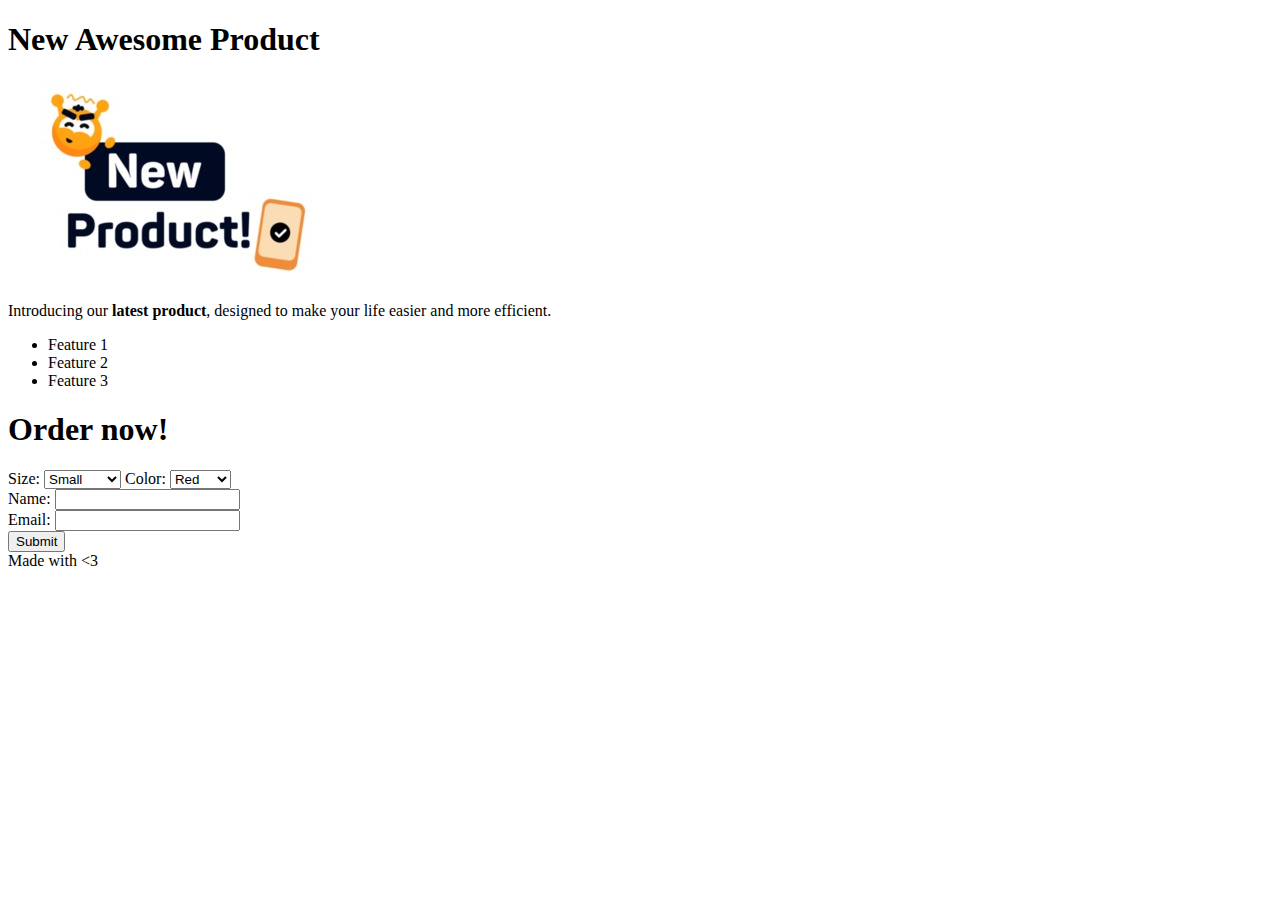
<file: tasks/1.0.basic-html-structure/index.html>
<!DOCTYPE html>
<html lang="en">
  <head>
    <meta charset="UTF-8" />
    <meta name="viewport" content="width=device-width, initial-scale=1.0" />
    <title>Document</title>
  </head>
  <body>
    <header>
      <h1>New Awesome Product</h1>
    </header>
    <main>
      <img src="./resources/images/product_img.jpg" alt="Product Image" />
      <p>
        Introducing our <b>latest product</b>, designed to make your life easier
        and more efficient.
      </p>
      <ul>
        <li>Feature 1</li>
        <li>Feature 2</li>
        <li>Feature 3</li>
      </ul>
      <form>
        <h1>Order now!</h1>
        <label for="size">Size:</label>
        <select name="size" id="size">
          <option value="small">Small</option>
          <option value="medium">Medium</option>
          <option value="large">Large</option>
          <option value="xlarge">X Large</option>
          <option value="2xlarge">2X Large</option>
        </select>
        <label for="color">Color:</label>
        <select name="color" id="color">
          <option value="red">Red</option>
          <option value="blue">Blue</option>
          <option value="green">Green</option>
          <option value="yellow">Yellow</option>
          <option value="black">Black</option>
          <option value="white">White</option>
        </select>

        <div>
          <label for="name">Name:</label>
          <input type="text" id="name" name="name" />
        </div>
        <div>
          <label for="name">Email:</label>
          <input type="text" id="email" name="email" />
        </div>
        <input type="button" value="Submit" />
      </form>
    </main>
    <footer>Made with &lt;3</footer>
  </body>
</html>
</file>
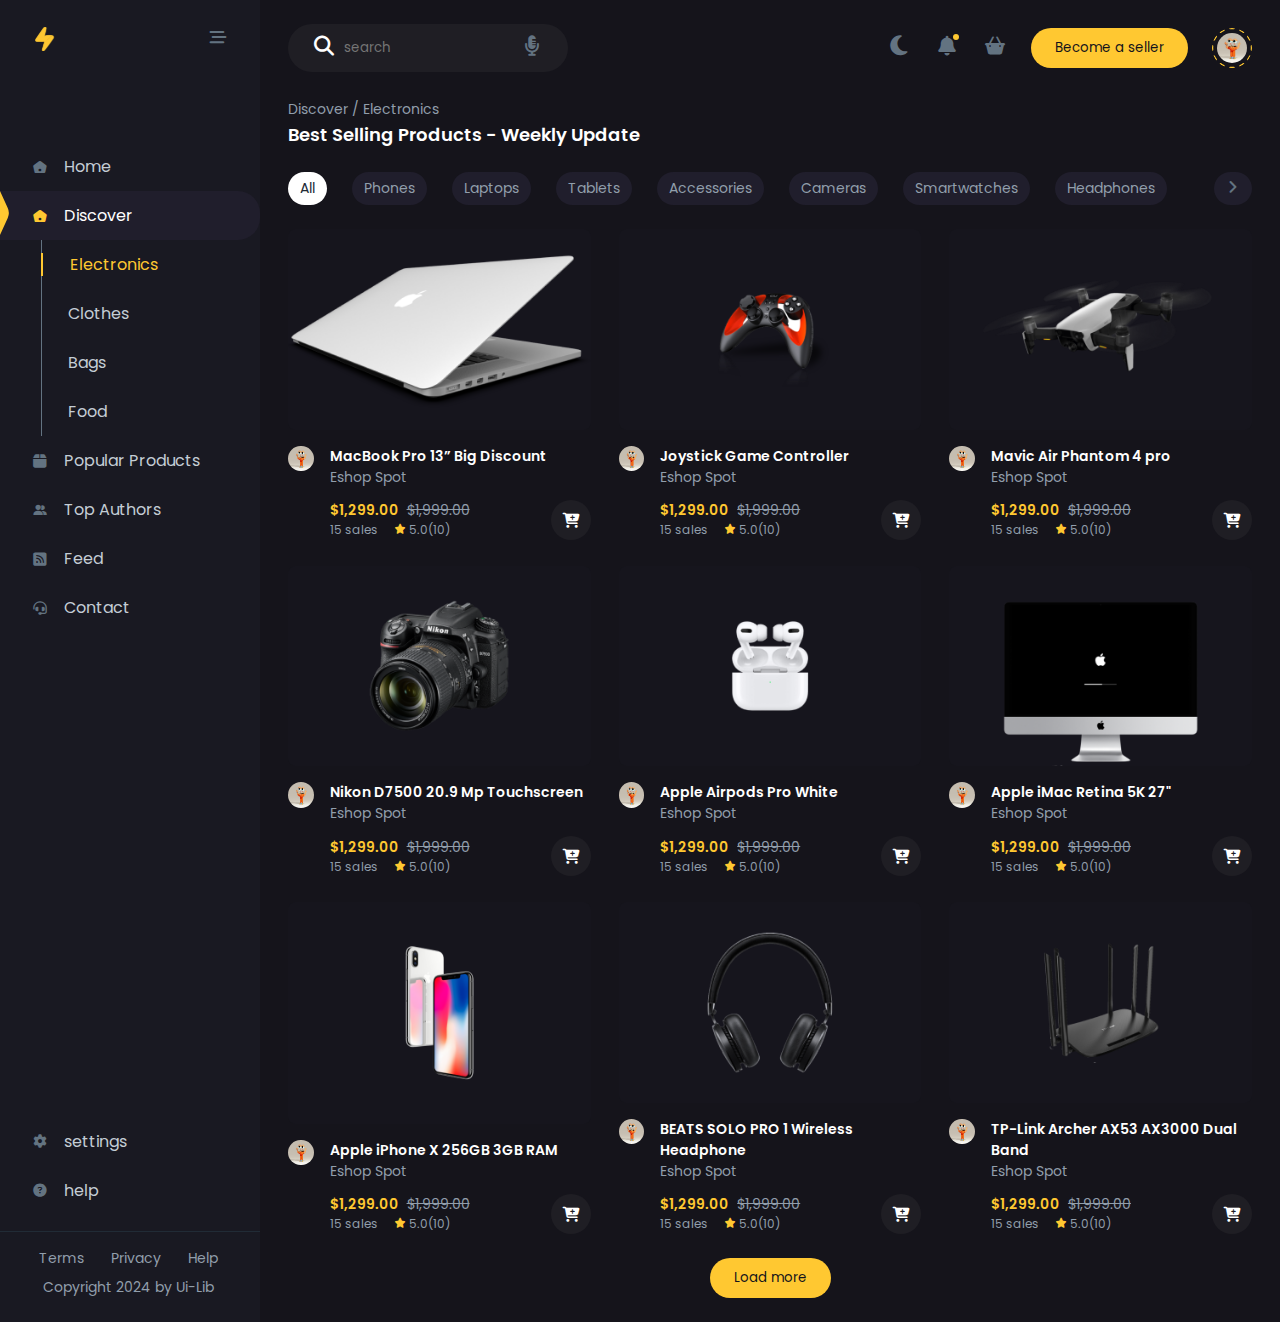
<file: tasks/3.ecommerce-product-page/index.html>
<!DOCTYPE html>
<html lang="en">
  <head>
    <meta charset="UTF-8" />
    <meta name="viewport" content="width=device-width, initial-scale=1.0" />
    <title>Ecommerce product page</title>
    <link
      rel="icon"
      href="resources/assets/logo-base.svg"
      type="image/svg+xml"
    />
    <link rel="stylesheet" href="./resources/style.css" />
  </head>
  <body class="product-page-body">
    <aside class="sidebar">
      <header class="sidebar__header">
        <img
          src="resources/assets/logo-base.svg"
          alt="logo"
          class="sidebar-logo"
        />
        <button class="btn btn--transparent sidebar__menu-btn">
          <i class="icon-bars"></i>
        </button>
      </header>

      <nav class="sidebar__nav">
        <ul class="sidebar__nav-list">
          <li class="sidebar__nav-item">
            <a href="#" class="sidebar__nav-item-content">
              <svg
                xmlns="http://www.w3.org/2000/svg"
                width="9"
                height="44"
                fill="none"
              >
                <path
                  fill="#FFC831"
                  d="M0 0v44l7.743-17.034a12 12 0 0 0 0-9.932L0 0Z"
                />
              </svg>
              <span class="sidebar__nav-link-text"
                ><i class="icon-house"></i>Home</span
              >
            </a>
          </li>
          <li class="sidebar__nav-item sidebar__nav-item--active">
            <a href="#" class="sidebar__nav-item-content">
              <svg
                xmlns="http://www.w3.org/2000/svg"
                width="9"
                height="44"
                fill="none"
              >
                <path
                  fill="#FFC831"
                  d="M0 0v44l7.743-17.034a12 12 0 0 0 0-9.932L0 0Z"
                />
              </svg>
              <span class="sidebar__nav-link-text"
                ><i class="icon-house"></i>Discover</span
              >
            </a>
            <ul class="sidebar__subnav">
              <li class="sidebar__nav-subitem sidebar__nav-subitem--active">
                <a href="#" class="text--gray-400">Electronics</a>
              </li>
              <li class="sidebar__nav-subitem">
                <a href="#" class="text--gray-400">Clothes</a>
              </li>
              <li class="sidebar__nav-subitem">
                <a href="#" class="text--gray-400">Bags</a>
              </li>
              <li class="sidebar__nav-subitem">
                <a href="#" class="text--gray-400">Food</a>
              </li>
            </ul>
          </li>
          <li class="sidebar__nav-item">
            <a href="#" class="sidebar__nav-item-content">
              <svg
                xmlns="http://www.w3.org/2000/svg"
                width="9"
                height="44"
                fill="none"
              >
                <path
                  fill="#FFC831"
                  d="M0 0v44l7.743-17.034a12 12 0 0 0 0-9.932L0 0Z"
                />
              </svg>
              <span class="sidebar__nav-link-text"
                ><i class="icon-box"></i>Popular Products</span
              >
            </a>
          </li>
          <li class="sidebar__nav-item">
            <a href="#" class="sidebar__nav-item-content">
              <svg
                xmlns="http://www.w3.org/2000/svg"
                width="9"
                height="44"
                fill="none"
              >
                <path
                  fill="#FFC831"
                  d="M0 0v44l7.743-17.034a12 12 0 0 0 0-9.932L0 0Z"
                />
              </svg>
              <span class="sidebar__nav-link-text"
                ><i class="icon-user-group"></i>Top Authors</span
              >
            </a>
          </li>
          <li class="sidebar__nav-item">
            <a href="#" class="sidebar__nav-item-content">
              <svg
                xmlns="http://www.w3.org/2000/svg"
                width="9"
                height="44"
                fill="none"
              >
                <path
                  fill="#FFC831"
                  d="M0 0v44l7.743-17.034a12 12 0 0 0 0-9.932L0 0Z"
                />
              </svg>
              <span class="sidebar__nav-link-text"
                ><i class="icon-feed-1"></i>Feed</span
              >
            </a>
          </li>
          <li class="sidebar__nav-item">
            <a href="#" class="sidebar__nav-item-content">
              <svg
                xmlns="http://www.w3.org/2000/svg"
                width="9"
                height="44"
                fill="none"
              >
                <path
                  fill="#FFC831"
                  d="M0 0v44l7.743-17.034a12 12 0 0 0 0-9.932L0 0Z"
                />
              </svg>
              <span href="#" class="sidebar__nav-link-text"
                ><i class="icon-headset"></i>Contact</span
              >
            </a>
          </li>
        </ul>
      </nav>

      <footer class="sidebar__footer">
        <ul>
          <li class="sidebar__nav-item-content">
            <a class="sidebar__nav-link" href="#"
              ><i class="icon-gear"></i>settings</a
            >
          </li>
          <li class="sidebar__nav-item-content">
            <a class="sidebar__nav-link" href="#"
              ><i class="icon-question"></i>help</a
            >
          </li>
        </ul>
        <div class="sidebar__footer-copyright-links">
          <ul class="links-list links-list--horizontal">
            <li class="links-list__item text--sm"><a href="#">Terms</a></li>
            <li class="links-list__item text--sm"><a href="#">Privacy</a></li>
            <li class="links-list__item text--sm"><a href="#">Help</a></li>
          </ul>
          <p class="text--gray-500 text--sm">Copyright 2024 by Ui-Lib</p>
        </div>
      </footer>
    </aside>
    <main class="main">
      <nav class="main__navbar">
        <label class="search-box" for="search">
          <button class="btn btn--transparent">
            <i class="icon-search"></i>
          </button>
          <input type="text" placeholder="search" id="search" />
          <button class="btn btn--transparent">
            <i class="icon-microphone"></i>
          </button>
        </label>

        <div class="main__navbar-links">
          <a href="#"><i class="icon-moon"></i></a>
          <a href="#" class="badge-container">
            <i class="icon-bell"></i>
            <span class="badge"></span>
          </a>
          <a href="#"><i class="icon-cart"></i></a>
          <button class="btn btn--primary btn--rounded-xl">
            Become a seller
          </button>

          <div class="profile-picture-container">
            <svg
              class="profile-picture-container__border"
              xmlns="http://www.w3.org/2000/svg"
              width="40"
              height="40"
              fill="none"
            >
              <path
                fill="#FFC831"
                fill-rule="evenodd"
                d="M39.861 22.366a20.158 20.158 0 0 0-.082-5.352 1.25 1.25 0 0 0-1.1 1.35 19.007 19.007 0 0 1 0 3.273 1.25 1.25 0 0 0 1.1 1.349c.03-.206.058-.412.082-.62Zm-1.237 4.94a1.25 1.25 0 0 0-1.626.62 18.732 18.732 0 0 1-1.637 2.829 1.25 1.25 0 0 0 .274 1.718 20.152 20.152 0 0 0 .75-1 19.977 19.977 0 0 0 2.239-4.167Zm-6.151 8.33a1.25 1.25 0 0 0-1.718-.275 18.732 18.732 0 0 1-2.83 1.637 1.25 1.25 0 0 0-.62 1.626 19.637 19.637 0 0 0 1.15-.494 19.975 19.975 0 0 0 4.018-2.495Zm-9.487 4.143a1.25 1.25 0 0 0-1.35-1.1 19.007 19.007 0 0 1-3.273 0 1.25 1.25 0 0 0-1.349 1.1A20.011 20.011 0 0 0 20 40a20.291 20.291 0 0 0 2.986-.221Zm-10.292-1.155a1.25 1.25 0 0 0-.62-1.626 18.732 18.732 0 0 1-2.829-1.637 1.25 1.25 0 0 0-1.718.274 20.175 20.175 0 0 0 1 .75 19.978 19.978 0 0 0 4.167 2.239Zm-8.33-6.151a1.25 1.25 0 0 0 .275-1.718 18.73 18.73 0 0 1-1.637-2.83 1.25 1.25 0 0 0-1.626-.62 19.775 19.775 0 0 0 .494 1.15 19.981 19.981 0 0 0 2.495 4.018ZM.222 22.986a1.25 1.25 0 0 0 1.1-1.35 19.011 19.011 0 0 1 0-3.273 1.25 1.25 0 0 0-1.1-1.349A19.993 19.993 0 0 0 0 20a20.26 20.26 0 0 0 .221 2.986Zm1.155-10.292a1.25 1.25 0 0 0 1.626-.62A18.73 18.73 0 0 1 4.64 9.246a1.25 1.25 0 0 0-.274-1.718 20.078 20.078 0 0 0-2.751 4.589c-.082.191-.161.384-.238.578Zm6.151-8.33a1.25 1.25 0 0 0 1.718.275 18.73 18.73 0 0 1 2.83-1.637 1.25 1.25 0 0 0 .62-1.626 19.775 19.775 0 0 0-1.15.494 19.976 19.976 0 0 0-4.018 2.495ZM17.014.222a1.25 1.25 0 0 0 1.35 1.1 19.011 19.011 0 0 1 3.273 0 1.25 1.25 0 0 0 1.349-1.1A19.993 19.993 0 0 0 20 0a20.26 20.26 0 0 0-2.986.221Zm10.292 1.155a1.25 1.25 0 0 0 .62 1.626 18.73 18.73 0 0 1 2.829 1.637 1.25 1.25 0 0 0 1.718-.274 20.055 20.055 0 0 0-5.167-2.989Zm8.33 6.151a1.25 1.25 0 0 0-.275 1.718c.624.89 1.173 1.836 1.637 2.83a1.25 1.25 0 0 0 1.626.62 19.637 19.637 0 0 0-.494-1.15 19.97 19.97 0 0 0-2.495-4.018Z"
                clip-rule="evenodd"
              />
            </svg>
            <img
              src="../3.ecommerce-product-page/resources/assets/images/profile-picture.jpg"
              alt="User profile picture"
            />
          </div>
        </div>
      </nav>
      <header class="main__header">
        <span class="text--gray-500 text--sm">
          <a href="#" class="text--gray-500">Discover</a> /
          <a href="#" class="text--gray-500">Electronics</a>
        </span>
        <h3 class="text--white text--semi-bold text--lg">
          Best Selling Products - Weekly Update
        </h3>
      </header>

      <div class="categories-container">
        <div class="categories">
          <a href="#" class="tag text--sm tag--white">All</a>
          <a href="#" class="tag text--sm">Phones</a>
          <a href="#" class="tag text--sm">Laptops</a>
          <a href="#" class="tag text--sm">Tablets</a>
          <a href="#" class="tag text--sm">Accessories</a>
          <a href="#" class="tag text--sm">Cameras</a>
          <a href="#" class="tag text--sm">Smartwatches</a>
          <a href="#" class="tag text--sm">Headphones</a>
        </div>
        <a href="#" class="tag text--sm"><i class="icon-right-solid"></i></a>
      </div>

      <section class="products">
        <div class="products__item">
          <img
            src="resources/assets/images/macbook.png"
            alt="Product 1"
            class="products__item-product-image"
          />
          <div class="products__item-details">
            <img
              class="products__item-seller-image"
              src="./resources/assets/images/profile-picture.jpg"
              alt="seller image"
            />

            <div class="products__item-text">
              <div>
                <h4 class="text--white text--semi-bold text--sm">
                  MacBook Pro 13” Big Discount
                </h4>
                <p class="text--gray-500 text--sm">Eshop Spot</p>
              </div>

              <div class="product__item-price-group">
                <div>
                  <p class="text--white text--sm products__item-price">
                    <span
                      class="text--gray-500 text--sm text--primary text--semi-bold"
                      >$1,299.00</span
                    >
                    <span class="text--gray-500 text--sm text--crossed"
                      >$1,999.00</span
                    >
                  </p>
                  <p class="text--gray-500 text--xs products__item-rating">
                    <span>15 sales</span>
                    <span>
                      <i class="icon-star icon-start--primary"></i>
                      5.0(10)
                    </span>
                  </p>
                </div>

                <button class="btn btn--transparent product__item-add-to-cart">
                  <i class="icon-cart-plus-solid"></i>
                </button>
              </div>
            </div>
          </div>
        </div>
        <div class="products__item">
          <img
            src="resources/assets/images/product-2.png"
            alt="Product 2"
            class="products__item-product-image"
          />
          <div class="products__item-details">
            <img
              class="products__item-seller-image"
              src="./resources/assets/images/profile-picture.jpg"
              alt="seller image"
            />

            <div class="products__item-text">
              <div>
                <h4 class="text--white text--semi-bold text--sm">
                  Joystick Game Controller
                </h4>
                <p class="text--gray-500 text--sm">Eshop Spot</p>
              </div>

              <div class="product__item-price-group">
                <div>
                  <p class="text--white text--sm products__item-price">
                    <span
                      class="text--gray-500 text--sm text--primary text--semi-bold"
                      >$1,299.00</span
                    >
                    <span class="text--gray-500 text--sm text--crossed"
                      >$1,999.00</span
                    >
                  </p>
                  <p class="text--gray-500 text--xs products__item-rating">
                    <span>15 sales</span>
                    <span>
                      <i class="icon-star icon-start--primary"></i>
                      5.0(10)
                    </span>
                  </p>
                </div>

                <button class="btn btn--transparent product__item-add-to-cart">
                  <i class="icon-cart-plus-solid"></i>
                </button>
              </div>
            </div>
          </div>
        </div>
        <div class="products__item">
          <img
            src="resources/assets/images/product-3.png"
            alt="Product 3"
            class="products__item-product-image"
          />
          <div class="products__item-details">
            <img
              class="products__item-seller-image"
              src="./resources/assets/images/profile-picture.jpg"
              alt="seller image"
            />

            <div class="products__item-text">
              <div>
                <h4 class="text--white text--semi-bold text--sm">
                  Mavic Air Phantom 4 pro
                </h4>
                <p class="text--gray-500 text--sm">Eshop Spot</p>
              </div>

              <div class="product__item-price-group">
                <div>
                  <p class="text--white text--sm products__item-price">
                    <span
                      class="text--gray-500 text--sm text--primary text--semi-bold"
                      >$1,299.00</span
                    >
                    <span class="text--gray-500 text--sm text--crossed"
                      >$1,999.00</span
                    >
                  </p>
                  <p class="text--gray-500 text--xs products__item-rating">
                    <span>15 sales</span>
                    <span>
                      <i class="icon-star icon-start--primary"></i>
                      5.0(10)
                    </span>
                  </p>
                </div>

                <button class="btn btn--transparent product__item-add-to-cart">
                  <i class="icon-cart-plus-solid"></i>
                </button>
              </div>
            </div>
          </div>
        </div>
        <div class="products__item">
          <img
            src="resources/assets/images/product-4.png"
            alt="Product 1"
            class="products__item-product-image"
          />
          <div class="products__item-details">
            <img
              class="products__item-seller-image"
              src="./resources/assets/images/profile-picture.jpg"
              alt="seller image"
            />

            <div class="products__item-text">
              <div>
                <h4 class="text--white text--semi-bold text--sm">
                  Nikon D7500 20.9 Mp Touchscreen
                </h4>
                <p class="text--gray-500 text--sm">Eshop Spot</p>
              </div>

              <div class="product__item-price-group">
                <div>
                  <p class="text--white text--sm products__item-price">
                    <span
                      class="text--gray-500 text--sm text--primary text--semi-bold"
                      >$1,299.00</span
                    >
                    <span class="text--gray-500 text--sm text--crossed"
                      >$1,999.00</span
                    >
                  </p>
                  <p class="text--gray-500 text--xs products__item-rating">
                    <span>15 sales</span>
                    <span>
                      <i class="icon-star icon-start--primary"></i>
                      5.0(10)
                    </span>
                  </p>
                </div>

                <button class="btn btn--transparent product__item-add-to-cart">
                  <i class="icon-cart-plus-solid"></i>
                </button>
              </div>
            </div>
          </div>
        </div>
        <div class="products__item">
          <img
            src="resources/assets/images/product-5.png"
            alt="Product 1"
            class="products__item-product-image"
          />
          <div class="products__item-details">
            <img
              class="products__item-seller-image"
              src="./resources/assets/images/profile-picture.jpg"
              alt="seller image"
            />

            <div class="products__item-text">
              <div>
                <h4 class="text--white text--semi-bold text--sm">
                  Apple Airpods Pro White
                </h4>
                <p class="text--gray-500 text--sm">Eshop Spot</p>
              </div>

              <div class="product__item-price-group">
                <div>
                  <p class="text--white text--sm products__item-price">
                    <span
                      class="text--gray-500 text--sm text--primary text--semi-bold"
                      >$1,299.00</span
                    >
                    <span class="text--gray-500 text--sm text--crossed"
                      >$1,999.00</span
                    >
                  </p>
                  <p class="text--gray-500 text--xs products__item-rating">
                    <span>15 sales</span>
                    <span>
                      <i class="icon-star icon-start--primary"></i>
                      5.0(10)
                    </span>
                  </p>
                </div>

                <button class="btn btn--transparent product__item-add-to-cart">
                  <i class="icon-cart-plus-solid"></i>
                </button>
              </div>
            </div>
          </div>
        </div>
        <div class="products__item">
          <img
            src="resources/assets/images/product-6.png"
            alt="Product 1"
            class="products__item-product-image"
          />
          <div class="products__item-details">
            <img
              class="products__item-seller-image"
              src="./resources/assets/images/profile-picture.jpg"
              alt="seller image"
            />

            <div class="products__item-text">
              <div>
                <h4 class="text--white text--semi-bold text--sm">
                  Apple iMac Retina 5K 27"
                </h4>
                <p class="text--gray-500 text--sm">Eshop Spot</p>
              </div>

              <div class="product__item-price-group">
                <div>
                  <p class="text--white text--sm products__item-price">
                    <span
                      class="text--gray-500 text--sm text--primary text--semi-bold"
                      >$1,299.00</span
                    >
                    <span class="text--gray-500 text--sm text--crossed"
                      >$1,999.00</span
                    >
                  </p>
                  <p class="text--gray-500 text--xs products__item-rating">
                    <span>15 sales</span>
                    <span>
                      <i class="icon-star icon-start--primary"></i>
                      5.0(10)
                    </span>
                  </p>
                </div>

                <button class="btn btn--transparent product__item-add-to-cart">
                  <i class="icon-cart-plus-solid"></i>
                </button>
              </div>
            </div>
          </div>
        </div>
        <div class="products__item">
          <img
            src="resources/assets/images/product-7.png"
            alt="Product 1"
            class="products__item-product-image"
          />
          <div class="products__item-details">
            <img
              class="products__item-seller-image"
              src="./resources/assets/images/profile-picture.jpg"
              alt="seller image"
            />

            <div class="products__item-text">
              <div>
                <h4 class="text--white text--semi-bold text--sm">
                  Apple iPhone X 256GB 3GB RAM
                </h4>
                <p class="text--gray-500 text--sm">Eshop Spot</p>
              </div>

              <div class="product__item-price-group">
                <div>
                  <p class="text--white text--sm products__item-price">
                    <span
                      class="text--gray-500 text--sm text--primary text--semi-bold"
                      >$1,299.00</span
                    >
                    <span class="text--gray-500 text--sm text--crossed"
                      >$1,999.00</span
                    >
                  </p>
                  <p class="text--gray-500 text--xs products__item-rating">
                    <span>15 sales</span>
                    <span>
                      <i class="icon-star icon-start--primary"></i>
                      5.0(10)
                    </span>
                  </p>
                </div>

                <button class="btn btn--transparent product__item-add-to-cart">
                  <i class="icon-cart-plus-solid"></i>
                </button>
              </div>
            </div>
          </div>
        </div>
        <div class="products__item">
          <img
            src="resources/assets/images/product-8.png"
            alt="Product 1"
            class="products__item-product-image"
          />
          <div class="products__item-details">
            <img
              class="products__item-seller-image"
              src="./resources/assets/images/profile-picture.jpg"
              alt="seller image"
            />

            <div class="products__item-text">
              <div>
                <h4 class="text--white text--semi-bold text--sm">
                  BEATS SOLO PRO 1 Wireless Headphone
                </h4>
                <p class="text--gray-500 text--sm">Eshop Spot</p>
              </div>

              <div class="product__item-price-group">
                <div>
                  <p class="text--white text--sm products__item-price">
                    <span
                      class="text--gray-500 text--sm text--primary text--semi-bold"
                      >$1,299.00</span
                    >
                    <span class="text--gray-500 text--sm text--crossed"
                      >$1,999.00</span
                    >
                  </p>
                  <p class="text--gray-500 text--xs products__item-rating">
                    <span>15 sales</span>
                    <span>
                      <i class="icon-star icon-start--primary"></i>
                      5.0(10)
                    </span>
                  </p>
                </div>

                <button class="btn btn--transparent product__item-add-to-cart">
                  <i class="icon-cart-plus-solid"></i>
                </button>
              </div>
            </div>
          </div>
        </div>
        <div class="products__item">
          <img
            src="resources/assets/images/product-9.png"
            alt="Product 1"
            class="products__item-product-image"
          />
          <div class="products__item-details">
            <img
              class="products__item-seller-image"
              src="./resources/assets/images/profile-picture.jpg"
              alt="seller image"
            />

            <div class="products__item-text">
              <div>
                <h4 class="text--white text--semi-bold text--sm">
                  TP-Link Archer AX53 AX3000 Dual Band
                </h4>
                <p class="text--gray-500 text--sm">Eshop Spot</p>
              </div>

              <div class="product__item-price-group">
                <div>
                  <p class="text--white text--sm products__item-price">
                    <span
                      class="text--gray-500 text--sm text--primary text--semi-bold"
                      >$1,299.00</span
                    >
                    <span class="text--gray-500 text--sm text--crossed"
                      >$1,999.00</span
                    >
                  </p>
                  <p class="text--gray-500 text--xs products__item-rating">
                    <span>15 sales</span>
                    <span>
                      <i class="icon-star icon-start--primary"></i>
                      5.0(10)
                    </span>
                  </p>
                </div>

                <button class="btn btn--transparent product__item-add-to-cart">
                  <i class="icon-cart-plus-solid"></i>
                </button>
              </div>
            </div>
          </div>
        </div>
      </section>
      <div class="wrapper wrapper--center-content">
        <button class="btn btn--primary btn--rounded-xl">Load more</button>
      </div>
    </main>
  </body>
</html>
</file>
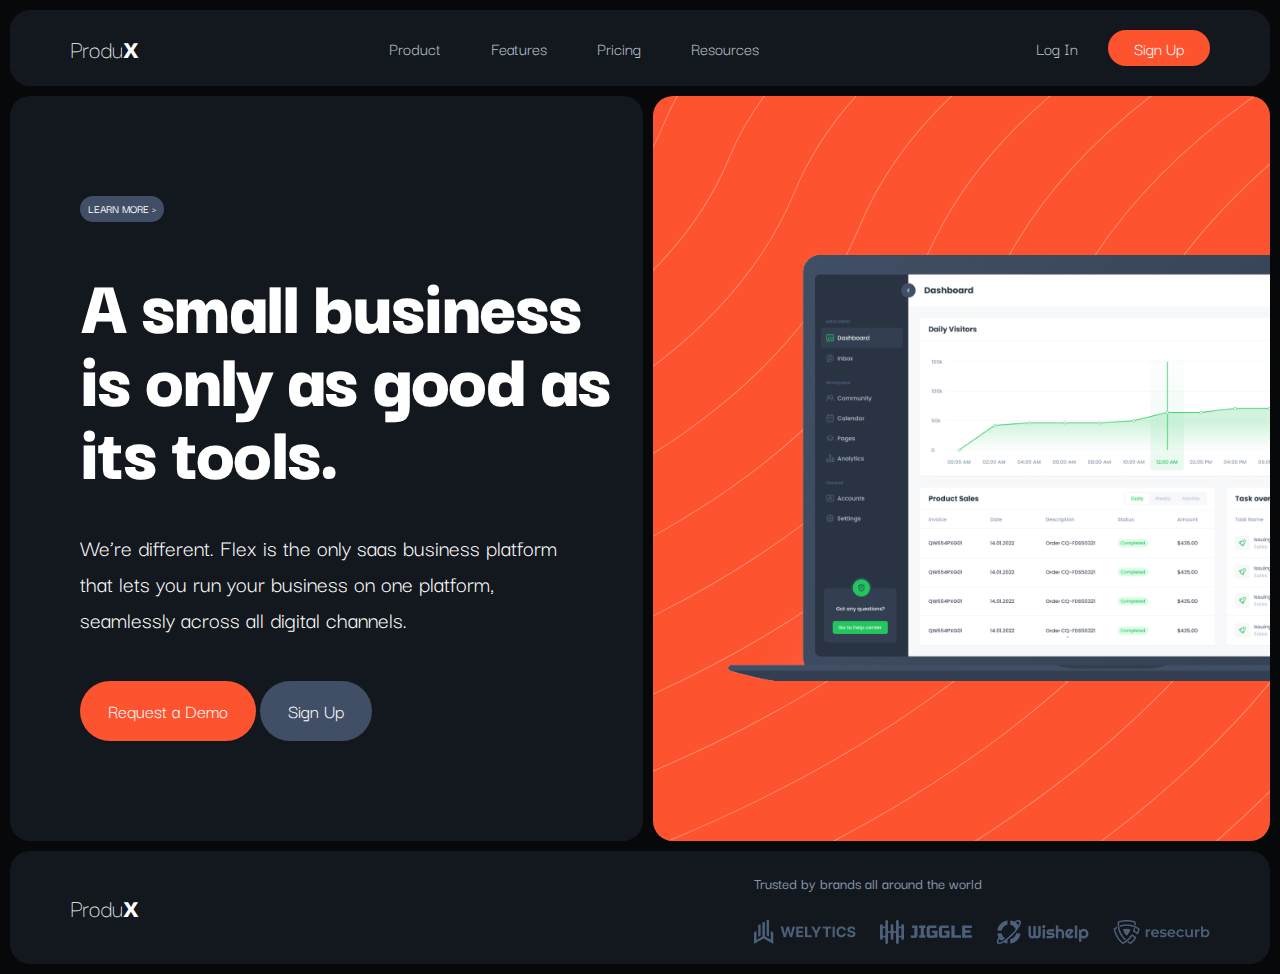
<file: tasks/2.page-layouts/2.1.page-layout-using-flex/index.html>
<!DOCTYPE html>
<html lang="en">
  <head>
    <meta charset="UTF-8" />
    <meta name="viewport" content="width=device-width, initial-scale=1.0" />
    <title>Flex layout</title>
    <link rel="stylesheet" href="style.css" />
    <link rel="preconnect" href="https://fonts.googleapis.com" />
    <link rel="preconnect" href="https://fonts.gstatic.com" crossorigin />
    <link
      href="https://fonts.googleapis.com/css2?family=Darker+Grotesque:wght@300..900&display=swap"
      rel="stylesheet"
    />
  </head>
  <body>
    <header class="header">
      <nav class="navbar">
        <h1 class="navbar__item logo">Produ<b>X</b></h1>
        <ul class="navbar__item navbar__links link-group">
          <li class="link-group__item"><a href="#">Product</a></li>
          <li class="link-group__item"><a href="#">Features</a></li>
          <li class="link-group__item"><a href="#">Pricing</a></li>
          <li class="link-group__item"><a href="#">Resources</a></li>
        </ul>
        <div class="navbar__item flex">
          <button class="button button--transparent">Log In</button>
          <button class="button button--primary">Sign Up</button>
        </div>
      </nav>
    </header>
    <main class="hero">
      <section class="hero__text">
        <button class="button button--small button--secondary">
          LEARN MORE >
        </button>
        <h1 class="hero__title text--white">
          A small business is only as good as its tools.
        </h1>
        <p class="text--white text--normal">
          We’re different. Flex is the only saas business platform that lets you
          run your business on one platform, seamlessly across all digital
          channels.
        </p>

        <div>
          <button class="button button--primary button--large">
            Request a Demo
          </button>
          <button class="button button--secondary button--large">
            Sign Up
          </button>
        </div>
      </section>

      <section class="hero__image">
        <img
          src="./resources/images/laptop-illustration.png"
          alt="Laptop Illustration"
        />
      </section>
    </main>
    <footer class="footer">
      <h1 class="logo">Produ<b>X</b></h1>
      <div class="footer__logo-container">
        <p class="text--small text--gray">
          Trusted by brands all around the world
        </p>
        <div class="footer__logos">
          <img src="./resources/images/logo-1.png" alt="Logo 1" />
          <img src="./resources/images/logo-2.png" alt="Logo 2" />
          <img src="./resources/images/logo-3.png" alt="Logo 3" />
          <img src="./resources/images/logo-4.png" alt="Logo 4" />
        </div>
      </div>
    </footer>
  </body>
</html>
</file>
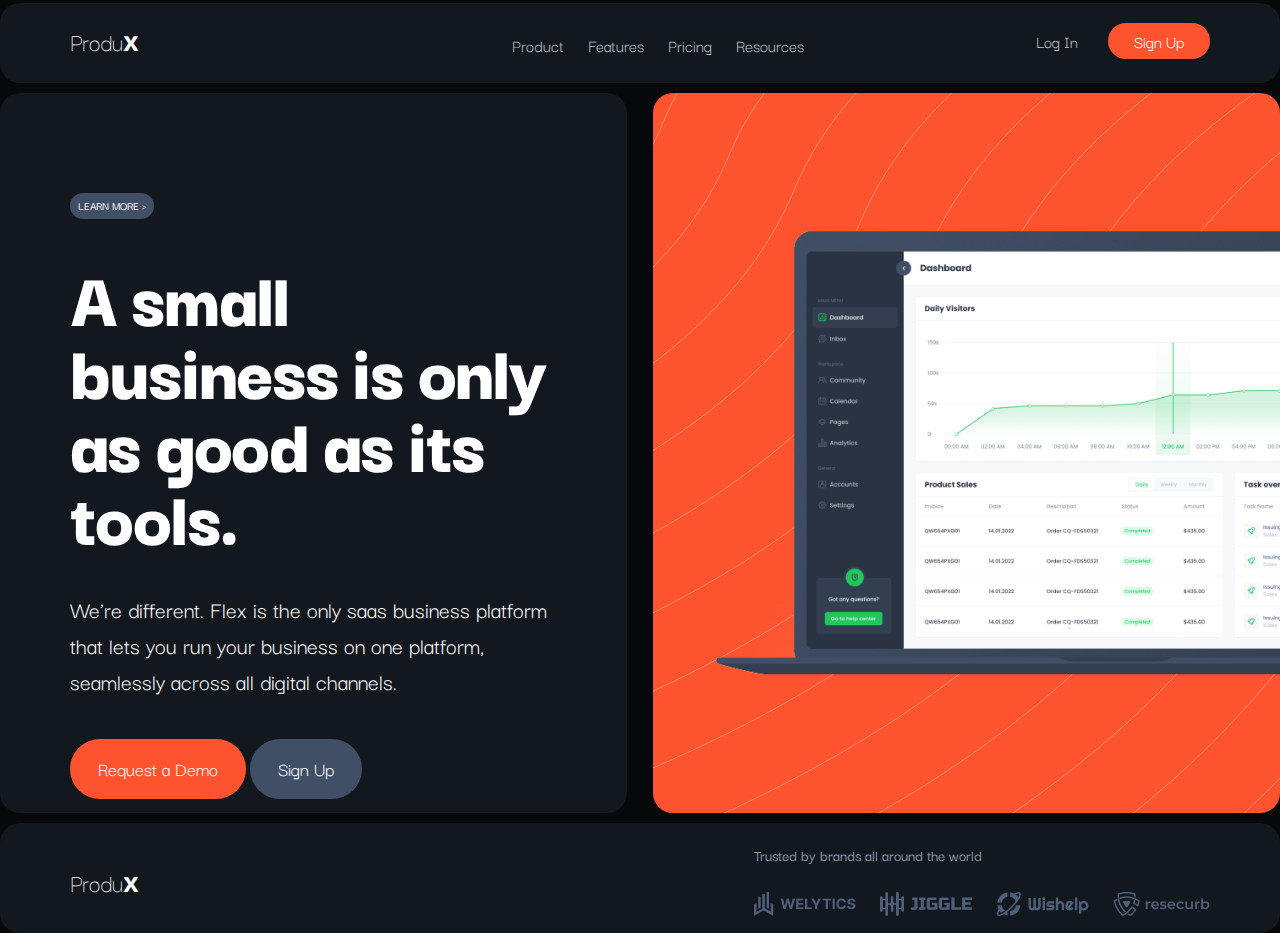
<file: tasks/2.page-layouts/2.2.page-layout-using-positioning/index.html>
<!DOCTYPE html>
<html lang="en">
  <head>
    <meta charset="UTF-8" />
    <meta name="viewport" content="width=device-width, initial-scale=1.0" />
    <title>Flex layout</title>
    <link rel="stylesheet" href="style.css" />
    <link rel="preconnect" href="https://fonts.googleapis.com" />
    <link rel="preconnect" href="https://fonts.gstatic.com" crossorigin />
    <link
      href="https://fonts.googleapis.com/css2?family=Darker+Grotesque:wght@300..900&display=swap"
      rel="stylesheet"
    />
  </head>
  <body>
    <div class="all-content-container">
      <header class="header">
        <nav class="navbar">
          <h1 class="navbar__item navbar__item--start logo">Produ<b>X</b></h1>
          <ul
            class="navbar__item navbar__item--center navbar__links link-group"
          >
            <li class="link-group__item"><a href="#">Product</a></li>
            <li class="link-group__item"><a href="#">Features</a></li>
            <li class="link-group__item"><a href="#">Pricing</a></li>
            <li class="link-group__item"><a href="#">Resources</a></li>
          </ul>
          <div class="navbar__item navbar__item--end flex">
            <button class="button button--transparent">Log In</button>
            <button class="button button--primary">Sign Up</button>
          </div>
        </nav>
      </header>
      <main class="hero">
        <section class="hero__text">
          <button
            class="hero__text-item button button--small button--secondary"
          >
            LEARN MORE >
          </button>
          <h1 class="hero__text-item hero__title text--white">
            A small business is only as good as its tools.
          </h1>
          <p class="hero__text-item text--white text--normal">
            We’re different. Flex is the only saas business platform that lets
            you run your business on one platform, seamlessly across all digital
            channels.
          </p>
          <div class="hero__text-item">
            <button class="button button--primary button--large">
              Request a Demo
            </button>
            <button class="button button--secondary button--large">
              Sign Up
            </button>
          </div>
        </section>
        <section class="hero__image">
          <img
            src="./resources/images/laptop-illustration.png"
            alt="Laptop Illustration"
          />
        </section>
      </main>
      <footer class="footer">
        <h1 class="logo footer__item">Produ<b>X</b></h1>
        <div class="footer__logos-container footer__item">
          <p class="text--small text--gray">
            Trusted by brands all around the world
          </p>
          <div class="footer__logos">
            <img src="./resources/images/logo-1.png" alt="Logo 1" />
            <img src="./resources/images/logo-2.png" alt="Logo 2" />
            <img src="./resources/images/logo-3.png" alt="Logo 3" />
            <img src="./resources/images/logo-4.png" alt="Logo 4" />
          </div>
        </div>
      </footer>
    </div>
  </body>
</html>
</file>
<file: tasks/3.ecommerce-product-page/resources/style.css>
@import url("https://fonts.googleapis.com/css2?family=Poppins:ital,wght@0,100;0,200;0,300;0,400;0,500;0,600;0,700;0,800;0,900;1,100;1,200;1,300;1,400;1,500;1,600;1,700;1,800;1,900&display=swap");
/* --------------------------- Icons Styles start ---------------------------- */
@font-face {
  font-family: "icomoon";
  src: url("./assets/fonts/icomoon.ttf?wans9v") format("truetype"),
    url("./assets/fonts/icomoon.woff?wans9v") format("woff"),
    url("./assets/fonts/icomoon.svg?wans9v#icomoon") format("svg");
  font-weight: normal;
  font-style: normal;
  font-display: block;
}

i {
  /* use !important to prevent issues with browser extensions that change fonts */
  font-family: "icomoon" !important;
  speak: never;
  font-style: normal;
  font-weight: normal;
  font-variant: normal;
  text-transform: none;
  line-height: 1;

  /* Better Font Rendering =========== */
  -webkit-font-smoothing: antialiased;
  -moz-osx-font-smoothing: grayscale;
}

[class^="icon-"] {
  --icon-color: #637381;
}
.icon-bars:before {
  content: "\e900";
  color: var(--icon-color);
}
.icon-bell:before {
  content: "\e901";
  color: var(--icon-color);
}
.icon-box:before {
  content: "\e902";
  color: var(--icon-color);
}
.icon-cart:before {
  content: "\e903";
  color: var(--icon-color);
}
.icon-cart-plus-solid:before {
  content: "\e90d";
  color: var(--icon-color);
}
.icon-compass:before {
  content: "\e904";
  color: var(--icon-color);
}
.icon-dot-active {
  --icon-color: #ffc831;
}
.icon-dot-active:before {
  content: "\e905";
  color: var(--icon-color);
}
.icon-dot-deactive:before {
  content: "\e906";
  color: var(--icon-color);
}
.icon-down:before {
  content: "\e907";
  color: var(--icon-color);
}
.icon-feed-1:before {
  content: "\e908";
  color: var(--icon-color);
}
.icon-gear:before {
  content: "\e909";
  color: var(--icon-color);
}
.icon-headset:before {
  content: "\e90a";
  color: var(--icon-color);
}
.icon-house:before {
  content: "\e90b";
  color: var(--icon-color);
}
.icon-layer-plus:before {
  content: "\e90c";
  color: var(--icon-color);
}
.icon-microphone:before {
  content: "\e90e";
  color: var(--icon-color);
}
.icon-moon:before {
  content: "\e90f";
  color: var(--icon-color);
}
.icon-more:before {
  content: "\e910";
  color: var(--icon-color);
}
.icon-question:before {
  content: "\e911";
  color: var(--icon-color);
}
.icon-right:before {
  content: "\e912";
  color: var(--icon-color);
}
.icon-right-solid:before {
  content: "\e913";
  color: var(--icon-color);
}
.icon-search:before {
  content: "\e914";
  color: var(--icon-color);
}
.icon-star:before {
  content: "\e915";
  color: var(--icon-color);
}
.icon-user-group:before {
  content: "\e916";
  color: var(--icon-color);
}

/* --------------------------- Icons Styles end ---------------------------- */

.icon-start--primary {
  --icon-color: var(--primary);
}

/* CSS Reset */
* {
  margin: 0;
  padding: 0;
  box-sizing: border-box;
  font-family: "Poppins", sans-serif;
}

a {
  text-decoration: none;
}

/* CSS Variables */
:root {
  --common-black-01: #15141b;
  --common-black-02: #1f1e24;
  --common-black-03: #191922;
  --common-black-04: #201e2c;
  --common-black-05: #1919225c;
  --gray-100: #f3f5f7;
  --gray-400: #c4cdd5;
  --gray-500: #919eab;
  --gray-600: #637381;
  --gray-800: #212b36;
  --primary: #ffc831;
}

/* -------------------------- Text formatting START ------------------------- */

/* ------------ Text Colors -------------- */
.text--gray-500 {
  color: #919eab;
}

.text--gray-400 {
  color: #c4cdd5;
}

.text--white {
  color: white;
}

.text--primary {
  color: var(--primary);
}
/* ------------ Font Weights -------------- */
.text--light {
  font-weight: 300;
}

.text--regular {
  font-weight: 400;
}

.text--semi-bold {
  font-weight: 600;
}

.text--bold {
  font-weight: 700;
}

/* ------------ Font Sizes -------------- */

.text--xs {
  font-size: 12px;
}

.text--sm {
  font-size: 14px;
}

.text--base {
  font-size: 16px;
}

.text--lg {
  font-size: 18px;
}

.text--crossed {
  text-decoration: line-through;
}
/* -------------------------- Text formatting END ------------------------- */

/* -------------------------- Components START ---------------------------- */

/* Buttons */
.btn {
  cursor: pointer;
  border: none;
}

.btn--transparent {
  background: none;
  border: none;
}

.btn--primary {
  background-color: var(--primary);
  color: var(--common-black-01);
  padding: 10px 24px;
}

.btn--rounded-xl {
  border-radius: 100px;
}

/* Search Box */
.search-box {
  display: flex;
  align-items: center;
  padding: 10px 24px;
  width: 280px;
  border-radius: 200px;
  background-color: var(--common-black-02);
  gap: 8px;

  & [class^="icon-"] {
    font-size: 24px;
  }

  & .icon-search {
    --icon-color: white;
  }

  & input {
    background-color: transparent;
    border: none;
    height: 100%;
    width: 100%;
    color: white;

    &:focus {
      outline: none;
    }
  }
}

.profile-picture-container {
  position: relative;
  width: 40px;
  height: 40px;
  padding: 5px;
  border-radius: 50%;

  & img {
    width: 30px;
    height: 30px;
    object-fit: cover;
    border-radius: 50%;
  }
}

.categories-container {
  width: 100%;
  display: flex;
  justify-content: space-between;
  gap: 25px;
}

.categories {
  overflow-x: auto;
  width: 100%;
  display: flex;
  gap: 25px;
}

.tag {
  padding: 6px 12px;
  border-radius: 100px;
  background-color: var(--common-black-04);
  color: var(--gray-500);
}

.tag--white {
  background-color: white;
  color: var(--gray-800);
}

.profile-picture-container__border {
  position: absolute;
  top: 0;
  left: 0;
  width: 100%;
  height: 100%;
  border-radius: 50%;
}

.badge-container {
  position: relative;

  & .badge {
    position: absolute;
    top: 0px;
    right: 0px;
    width: 6px;
    height: 6px;
    border-radius: 100px;
    background-color: var(--primary);
    color: var(--common-black-01);
  }
}

.wrapper {
  width: 100%;
}

.wrapper--center-content {
  display: flex;
  justify-content: center;
  align-items: center;
  gap: 16px;
}

/* -------------------------- Components END ---------------------------- */

/* Base layout */
.product-page-body {
  background-color: #15141b;
  display: grid;
  grid-template-columns: minmax(160px, 260px) 1fr;
}

/* ----------------------------Sidebar START ------------------------------ */
.sidebar {
  display: flex;
  flex-direction: column;
  min-height: 100svh;
  max-width: 260px;
  min-width: 160px;
  padding: 24px 0;
  background: var(--Common-black-03, #191922);
}
.sidebar__header {
  display: flex;
  justify-content: space-between;
  align-items: center;
  margin-bottom: 44px;
  padding: 0 32px 44px 32px;
}

.sidebar__nav {
  display: flex;
  flex-direction: column;
  gap: 24px;
}

.sidebar__nav-item-content {
  width: 100%;
  padding: 12px 36px 12px 32px;
  position: relative;
  display: block;

  & svg {
    position: absolute;
    left: 0;
    top: 0;
    display: none;
  }
}

.sidebar__nav-subitem {
  list-style: none;
  border-left: 1px solid var(--Gray-600, #637381);
  padding: 12px 36px 12px 0;
  margin-left: 41px;

  & a {
    margin-left: -1px;
    padding-left: 27px;
  }
}

.sidebar__nav-subitem--active {
  & a {
    border-left: 2px solid var(--primary, #ffc831);
    color: var(--primary);
  }
}

.sidebar__nav-item--active {
  & .sidebar__nav-item-content {
    background: var(--Common-black-04, #201e2c);
    border-radius: 0px 22px 22px 0px;

    & svg {
      display: block;
    }

    & > .sidebar__nav-link-text {
      color: white;
      & > [class^="icon-"] {
        --icon-color: #ffc831;
      }
    }
  }
}

.sidebar__nav-link-text,
.sidebar__nav-link {
  display: flex;
  justify-content: start;
  align-items: center;
  gap: 16px;
  color: #c4cdd5;
}

.links-list {
  display: flex;
  flex-direction: column;
  justify-content: space-between;
  width: 100%;
  gap: 5px;
}

.links-list--horizontal {
  flex-direction: row;
}

.links-list__item {
  list-style: none;

  & > a {
    color: #919eab;
    text-decoration: none;
  }
}

.sidebar__menu-btn {
  font-size: 20px;
}

.sidebar__footer {
  margin-top: auto;
}

.sidebar__footer-copyright-links {
  display: flex;
  flex-direction: column;
  justify-content: center;
  align-items: center;
  gap: 8px;
  padding: 16px 36px 0 32px;
  margin-top: 16px;
  border-top: 1px solid #212b36;

  & .links-list,
  & p {
    max-width: 179px;
  }
}

/* ----------------------------Sidebar END ------------------------------ */

/* ----------------------------Main START ------------------------------ */

.main {
  display: flex;
  flex-direction: column;
  justify-content: start;
  align-items: start;
  gap: 24px;
  padding: 24px 28px;
  max-width: 100vw;
  overflow-x: hidden;
}

/* Main NavBar */

.main__navbar {
  display: flex;
  justify-content: space-between;
  align-items: center;
  width: 100%;

  & .search-box {
    width: 100%;
    max-width: 280px;
    min-width: 155px;
  }
}

.main__navbar-links {
  display: flex;
  flex: 1;
  justify-content: flex-end;
  align-items: center;
  gap: 24px;
  margin-left: 10px;
  & i {
    font-size: 24px;
  }

  & .btn--primary {
    min-width: 155px;
  }
}

.products {
  width: 100%;
  display: grid;
  grid-template-columns: repeat(auto-fit, minmax(250px, 1fr));
  column-gap: 28px;
  row-gap: 26px;
}

.products__item {
  display: flex;
  flex-direction: column;
  justify-content: start;
  align-items: start;
  gap: 16px;
}

.products__item-product-image {
  aspect-ratio: 89 / 59;
  width: 100%;
  height: 100%;
  object-fit: contain;
  background: var(--Common-black-05, rgba(25, 25, 34, 0.36));
  border-radius: 8px;
}

.products__item-seller-image {
  width: 25.565px;
  height: 25.565px;
  border-radius: 25.565px;
}

.products__item-details {
  display: flex;
  justify-content: start;
  gap: 16px;
  align-items: start;
  width: 100%;
}

.products__item-price {
  display: flex;
  justify-content: start;
  align-items: center;
  gap: 8px;
}

.products__item-text {
  display: flex;
  flex-direction: column;
  justify-content: start;
  gap: 12px;
  width: 100%;
}

.products__item-rating {
  display: flex;
  justify-content: start;
  align-items: center;
  gap: 16px;
}

.product__item-price-group {
  width: 100%;
  display: flex;
  justify-content: space-between;
  align-items: center;
  gap: 8px;
}

.product__item-add-to-cart {
  display: flex;
  justify-content: center;
  align-items: center;
  padding: 10px;
  background: var(--Common-black-02, #1f1e24);
  border-radius: 50%;

  & [class^="icon-"] {
    --icon-color: white;
    font-size: 20px;
  }
}

/* ----------------------------Main END ------------------------------ */
</file>
<file: tasks/2.page-layouts/2.1.page-layout-using-flex/style.css>
* {
  box-sizing: border-box;
  margin: 0;
  padding: 0;
  font-family: "Darker Grotesque", sans-serif;
  font-optical-sizing: auto;
  font-style: normal;
}

body {
  display: flex;
  flex-direction: column;
  align-items: center;
  gap: 10px;
  background: linear-gradient(
      0deg,
      rgba(0, 0, 0, 0.9) 0%,
      rgba(0, 0, 0, 0.9) 100%
    ),
    #404f65;
  padding: 10px;
}

.footer,
.hero,
.header {
  max-width: 1492px;
  border-radius: 20px;
}

p {
  font-weight: 400;
  font-size: 24px;
  line-height: 150%;
}

.text--small {
  font-size: 16px;
  font-weight: 500;
}

.text--white {
  color: white;
}

.text--gray {
  color: #8896ab;
}

.text--normal {
  font-weight: 400;
}

.logo {
  color: white;
  font-size: 26px;
  font-weight: 300;
}

.logo b {
  font-size: 26px;
  font-weight: 900;
}
.header {
  width: 100%;
}

.navbar {
  display: flex;
  justify-content: space-between;
  align-items: center;
  border-radius: 20px;
  gap: 20px;
  background-color: #13181e;
  padding: 20px 60px;
}

.navbar__links {
  flex: 2;
  max-width: 370px;
}

.link-group {
  padding: 0;
  display: flex;
  justify-content: space-between;
  align-items: center;
  color: white;
  list-style: none;
}

.link-group a {
  color: #bbc3cf;
  text-decoration: none;
  font-size: 18px;
}

.hero {
  display: flex;
  flex-wrap: wrap;
  height: 100%;
  min-height: 80vh;
  justify-content: center;
  align-items: stretch;
  gap: 10px;
}

.hero__image,
.hero__text {
  flex: 1;
  display: flex;
  flex-direction: column;
  border-radius: 20px;
}

.hero__image {
  justify-content: center;
  align-items: end;
  padding: 30px 0 30px 75px;
  background-color: #fd532f;
  background-image: url("./resources/images/Pattern.svg");
}

.hero__title {
  font-weight: 900;
  font-size: 81px;
  line-height: 90%;
  letter-spacing: -1.62px;
}

.hero__image img {
  width: 100%;
  max-width: 800px;
}

.hero__text {
  justify-content: space-between;
  align-items: start;
  gap: 44px;
  background-color: #13181e;
  padding: 100px 20px 100px 70px;
}

.hero__text p {
  max-width: 500px;
}
.button {
  font-size: 18px;
  padding: 6px 26px;
  border-radius: 46px;
  border: none;
  cursor: pointer;
  line-height: 24px;
}

.button--primary {
  background-color: #fd532f;
  color: white;
}

.button--transparent {
  background-color: transparent;
  color: #bbc3cf;
}

.button--large {
  font-size: 20px;
  line-height: 28px;
  padding: 16px 28px;
}

.button--small {
  line-height: 18px;
  font-weight: 500;
  font-size: 12px;
  padding: 4px 8px;
}
.button--secondary {
  background-color: #404f65;
  color: white;
}

.footer {
  display: flex;
  flex: 1;
  width: 100%;
  justify-content: space-between;
  align-items: center;
  padding: 20px 60px;
  background-color: #13181e;
  color: #8896ab;
}

.footer__logos {
  display: flex;
  gap: 24px;
  margin-top: 25px;
}
</file>
<file: tasks/2.page-layouts/2.2.page-layout-using-positioning/style.css>
* {
  box-sizing: border-box;
  margin: 0;
  padding: 0;
  font-family: "Darker Grotesque", sans-serif;
  font-optical-sizing: auto;
  font-style: normal;
}

body {
  gap: 10px;
  background: linear-gradient(
      0deg,
      rgba(0, 0, 0, 0.9) 0%,
      rgba(0, 0, 0, 0.9) 100%
    ),
    #404f65;
  padding: 10px;
}

.all-content-container {
  width: 100%;
  max-width: 1492px;
  position: absolute;
  top: 52%;
  left: 50%;
  transform: translate(-50%, -50%);
}

.navbar,
.hero {
  margin-bottom: 10px;
}

p {
  font-weight: 400;
  font-size: 24px;
  line-height: 150%;
}

.text--small {
  font-size: 16px;
  font-weight: 500;
}

.text--white {
  color: white;
}

.text--gray {
  color: #8896ab;
}

.text--normal {
  font-weight: 400;
}

.logo {
  color: white;
  font-size: 26px;
  font-weight: 300;
}

.logo b {
  font-size: 26px;
  font-weight: 900;
}
.header {
  width: 100%;
}

.navbar {
  position: relative;
  height: 80px;
  border-radius: 20px;
  background-color: #13181e;
}

.navbar__item {
  position: absolute;
  top: 20px;
}
.navbar__item--start {
  left: 70px;
}

.navbar__item--center {
  left: 40%;
  top: 30px;
}

.navbar__item--end {
  right: 70px;
}

.navbar__links {
  max-width: 370px;
}

.link-group {
  padding: 0;
  list-style: none;
}

.link-group__item {
  display: inline-block;
}

.link-group__item:not(:last-child) {
  margin-right: 20px;
}

.link-group a {
  color: #bbc3cf;
  text-decoration: none;
  font-size: 18px;
}

.hero {
  position: relative;
  height: 100%;
  min-height: 80vh;
}

.hero__image,
.hero__text {
  position: absolute;
  top: 0;
  height: 100%;
  border-radius: 20px;
  width: 49%;
}

.hero__image {
  right: 0;
  padding: 30px 0 30px 75px;
  background-color: #fd532f;
  background-image: url("./resources/images/Pattern.svg");
}

.hero__title {
  font-weight: 900;
  font-size: 81px;
  line-height: 90%;
  letter-spacing: -1.62px;
}

.hero__image img {
  max-width: 800px;
  width: 90%;
  position: absolute;
  right: 0;
  top: 50%;
  transform: translate(0, -50%);
}

.hero__text {
  background-color: #13181e;
  padding: 100px 70px;
}

.hero__text-item:not(:last-child) {
  margin-bottom: 40px;
}

.hero__text p {
  max-width: 500px;
}
.button {
  font-size: 18px;
  padding: 6px 26px;
  border-radius: 46px;
  border: none;
  cursor: pointer;
  line-height: 24px;
}

.button--primary {
  background-color: #fd532f;
  color: white;
}

.button--transparent {
  background-color: transparent;
  color: #bbc3cf;
}

.button--large {
  font-size: 20px;
  line-height: 28px;
  padding: 16px 28px;
}

.button--small {
  line-height: 18px;
  font-weight: 500;
  font-size: 12px;
  padding: 4px 8px;
}
.button--secondary {
  background-color: #404f65;
  color: white;
}

.footer {
  position: relative;
  width: 100%;
  height: 110px;
  padding: 20px 60px;
  border-radius: 20px;
  background-color: #13181e;
  color: #8896ab;
}

.footer__item {
  display: inline-block;
}

.footer__item.logo {
  position: absolute;
  left: 70px;
  top: 50%;
  transform: translateY(-40%);
}
.footer__logos-container {
  position: absolute;
  right: 70px;
}
.footer__logos {
  margin-top: 25px;
}

.footer__logos img {
  display: inline-block;
}

.footer__logos img:not(:last-child) {
  margin-right: 20px;
}
</file>
